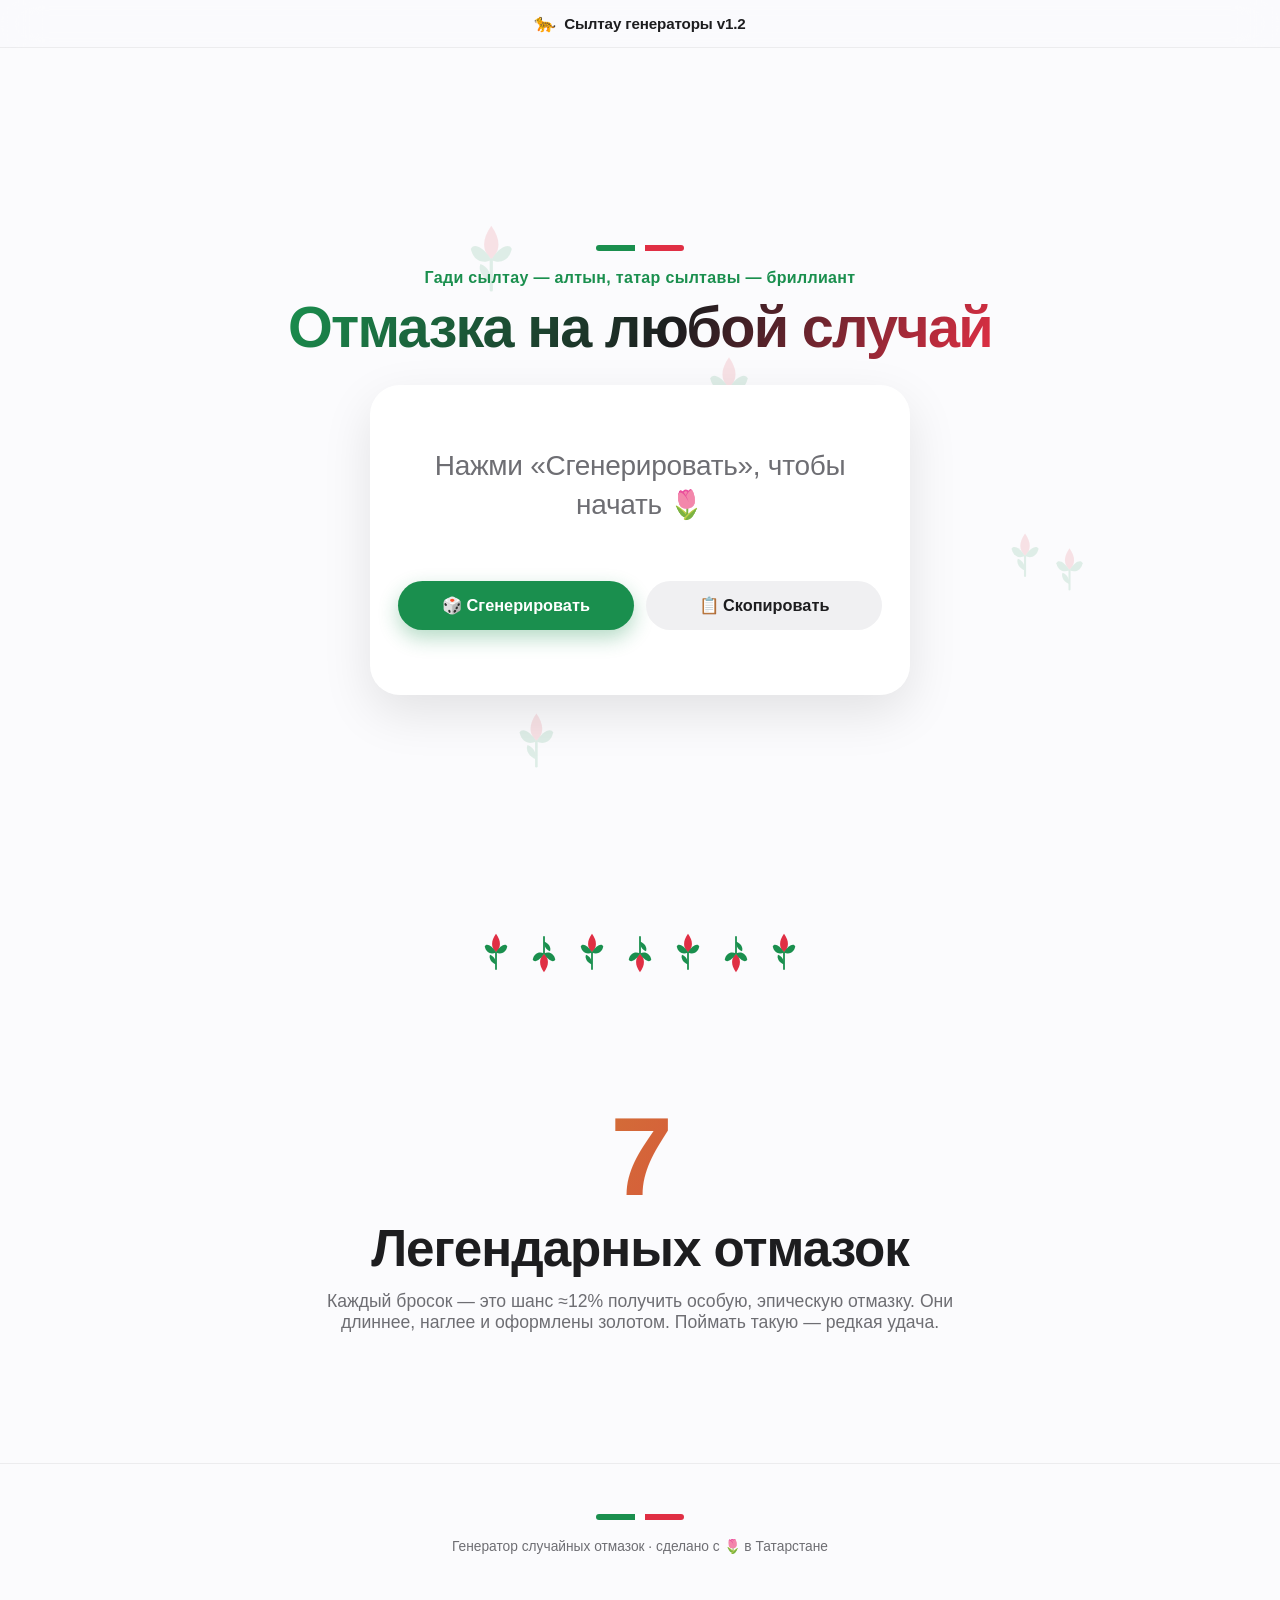
<file: excuse.html>
<!DOCTYPE html>
<html lang="ru">
<head>
<meta charset="UTF-8">
<meta name="viewport" content="width=device-width, initial-scale=1.0">
<title>Генератор отмазок · Татарстан</title>
<style>
  :root {
    --bg: #fbfbfd;
    --ink: #1d1d1f;
    --muted: #6e6e73;
    --green: #1a8f4e;   /* флаг Татарстана */
    --red: #e02f44;     /* флаг Татарстана */
    --gold: #c99a2e;
    --card: #ffffff;
  }
  * { box-sizing: border-box; margin: 0; padding: 0; }
  html { scroll-behavior: smooth; }
  body {
    font-family: -apple-system, BlinkMacSystemFont, "SF Pro Display",
      "SF Pro Text", "Helvetica Neue", Helvetica, Arial, sans-serif;
    background: var(--bg);
    color: var(--ink);
    -webkit-font-smoothing: antialiased;
    overflow-x: hidden;
  }

  /* ===== Навигация (как у Apple — тонкая, с размытием) ===== */
  nav {
    position: sticky;
    top: 0;
    z-index: 50;
    display: flex;
    align-items: center;
    justify-content: center;
    gap: 8px;
    height: 48px;
    background: rgba(251, 251, 253, 0.8);
    backdrop-filter: saturate(180%) blur(20px);
    -webkit-backdrop-filter: saturate(180%) blur(20px);
    border-bottom: 1px solid rgba(0, 0, 0, 0.06);
    font-size: 0.95rem;
    font-weight: 600;
    letter-spacing: -0.01em;
  }
  nav .leopard { font-size: 1.1rem; }

  /* ===== Геро + генератор на одном экране ===== */
  header {
    min-height: calc(100vh - 48px);
    display: flex;
    flex-direction: column;
    align-items: center;
    justify-content: center;
    text-align: center;
    padding: 28px 22px 36px;
    position: relative;
  }
  /* полоска цветов флага Татарстана */
  .flag-bar {
    width: 88px;
    height: 6px;
    border-radius: 6px;
    overflow: hidden;
    display: flex;
    margin-bottom: 18px;
    opacity: 0;
    animation: fadeUp 0.9s 0.1s ease forwards;
  }
  .flag-bar i { flex: 1; display: block; }
  .flag-bar .g { background: var(--green); }
  .flag-bar .w { background: #ffffff; flex: 0 0 12%; }
  .flag-bar .r { background: var(--red); }

  .eyebrow {
    font-size: 1rem;
    font-weight: 600;
    color: var(--green);
    letter-spacing: 0.02em;
    margin-bottom: 10px;
    opacity: 0;
    animation: fadeUp 0.9s 0.2s ease forwards;
  }
  h1 {
    font-size: clamp(2.1rem, 6vw, 3.6rem);
    font-weight: 700;
    line-height: 1.07;
    letter-spacing: -0.03em;
    background: linear-gradient(120deg, var(--green), var(--ink) 55%, var(--red));
    -webkit-background-clip: text;
    background-clip: text;
    color: transparent;
    opacity: 0;
    animation: fadeUp 1s 0.32s ease forwards;
  }

  /* плавающие тюльпаны на фоне */
  .floaters { position: absolute; inset: 0; overflow: hidden; pointer-events: none; }
  .floaters .tulip-svg {
    position: absolute;
    width: 34px;
    opacity: 0.12;
    animation: drift 14s ease-in-out infinite;
  }

  /* ===== Секции ===== */
  section {
    max-width: 720px;
    margin: 0 auto;
    padding: 90px 22px;
  }
  .reveal {
    opacity: 0;
    transform: translateY(48px);
    transition: opacity 0.9s ease, transform 0.9s cubic-bezier(0.2, 0.7, 0.2, 1);
  }
  .reveal.in { opacity: 1; transform: translateY(0); }

  h2 {
    font-size: clamp(2rem, 5vw, 3.2rem);
    font-weight: 700;
    letter-spacing: -0.02em;
    text-align: center;
    line-height: 1.1;
  }
  .section-sub {
    text-align: center;
    color: var(--muted);
    font-size: 1.1rem;
    margin-top: 14px;
    margin-bottom: 40px;
  }

  /* ===== Карточка генератора ===== */
  .card {
    width: 100%;
    max-width: 540px;
    margin-top: 26px;
    background: var(--card);
    border-radius: 30px;
    padding: 34px 28px;
    box-shadow: 0 18px 50px rgba(0, 0, 0, 0.1);
    text-align: center;
    opacity: 0;
    animation: fadeUp 1s 0.5s ease forwards;
  }
  .excuse {
    font-size: clamp(1.25rem, 3.4vw, 1.75rem);
    font-weight: 600;
    line-height: 1.4;
    letter-spacing: -0.01em;
    min-height: 132px;
    display: flex;
    flex-direction: column;
    align-items: center;
    justify-content: center;
    transition: opacity 0.22s ease, transform 0.22s ease;
  }
  .excuse.placeholder { color: var(--muted); font-weight: 500; }

  .excuse.legendary {
    background: linear-gradient(135deg, #1d1d1f, #2c2616);
    border-radius: 22px;
    padding: 30px 22px;
    margin: -6px 0;
    color: #f4d98a;
    position: relative;
    overflow: hidden;
  }
  .excuse.legendary::after {
    content: "";
    position: absolute;
    top: 0; left: -60%;
    width: 50%; height: 100%;
    background: linear-gradient(100deg, transparent, rgba(255,255,255,0.35), transparent);
    animation: shimmer 2.6s ease-in-out infinite;
  }
  .legend-label {
    font-size: 0.82rem;
    font-weight: 700;
    letter-spacing: 0.14em;
    color: var(--gold);
    margin-bottom: 14px;
  }

  .buttons {
    display: flex;
    gap: 12px;
    margin-top: 30px;
    flex-wrap: wrap;
  }
  button {
    flex: 1;
    min-width: 160px;
    border: none;
    border-radius: 980px;
    padding: 15px 22px;
    font-size: 1.02rem;
    font-weight: 600;
    font-family: inherit;
    cursor: pointer;
    transition: transform 0.12s ease, box-shadow 0.2s ease, background 0.2s ease;
  }
  button:active { transform: scale(0.96); }
  .btn-generate {
    background: var(--green);
    color: #fff;
    box-shadow: 0 8px 20px rgba(26, 143, 78, 0.32);
  }
  .btn-generate:hover { transform: translateY(-2px); box-shadow: 0 12px 26px rgba(26,143,78,0.4); }
  .btn-copy { background: #f0f0f2; color: var(--ink); }
  .btn-copy:hover { background: #e7e7ea; transform: translateY(-2px); }
  .btn-copy.copied { background: var(--green); color: #fff; }

  .hint { margin-top: 16px; font-size: 0.86rem; color: var(--muted); min-height: 1.1em; }

  /* ===== Блок про легендарные ===== */
  .legend-block { text-align: center; }
  .big-stat {
    font-size: clamp(3.5rem, 12vw, 7rem);
    font-weight: 700;
    letter-spacing: -0.03em;
    background: linear-gradient(120deg, var(--gold), var(--red));
    -webkit-background-clip: text;
    background-clip: text;
    color: transparent;
  }

  /* ===== Орнаментальный разделитель из тюльпанов ===== */
  .ornament {
    display: flex;
    justify-content: center;
    gap: 18px;
    padding: 30px 0;
  }
  .ornament .tulip-svg { width: 30px; }
  .ornament .tulip-svg:nth-child(even) { transform: rotate(180deg) translateY(-4px); }

  footer {
    text-align: center;
    padding: 50px 22px 70px;
    color: var(--muted);
    font-size: 0.86rem;
    border-top: 1px solid rgba(0, 0, 0, 0.06);
  }
  footer .flag-bar { margin: 0 auto 18px; animation: none; opacity: 1; }

  /* падающие тюльпаны при легендарной отмазке */
  .tulip-fall {
    position: fixed;
    top: -40px;
    font-size: 26px;
    pointer-events: none;
    z-index: 999;
    animation: fall 2.6s ease-in forwards;
  }

  /* ===== Анимации ===== */
  @keyframes fadeUp {
    from { opacity: 0; transform: translateY(34px); }
    to { opacity: 1; transform: translateY(0); }
  }
  @keyframes drift {
    0%, 100% { transform: translateY(0) rotate(0deg); }
    50% { transform: translateY(-26px) rotate(8deg); }
  }
  @keyframes shimmer {
    0% { left: -60%; }
    60%, 100% { left: 130%; }
  }
  @keyframes pop {
    0% { transform: scale(0.94); }
    60% { transform: scale(1.03); }
    100% { transform: scale(1); }
  }
  @keyframes fall {
    to { transform: translateY(105vh) rotate(360deg); opacity: 0; }
  }
  @media (prefers-reduced-motion: reduce) {
    *, ::after, ::before { animation: none !important; transition: none !important; }
    .reveal { opacity: 1; transform: none; }
  }
</style>
</head>
<body>

<nav>
  <span class="leopard">🐆</span>
  <span>Сылтау генераторы v1.2</span>
</nav>

<header>
  <div class="floaters" id="floaters"></div>

  <div class="flag-bar"><i class="g"></i><i class="w"></i><i class="r"></i></div>
  <p class="eyebrow">Гади сылтау — алтын, татар сылтавы — бриллиант</p>
  <h1>Отмазка на любой случай</h1>

  <div class="card">
    <div class="excuse placeholder" id="excuse">Нажми «Сгенерировать», чтобы начать 🌷</div>
    <div class="buttons">
      <button class="btn-generate" id="generateBtn">🎲 Сгенерировать</button>
      <button class="btn-copy" id="copyBtn">📋 Скопировать</button>
    </div>
    <p class="hint" id="hint"></p>
  </div>
</header>

<div class="ornament reveal" id="ornament"></div>

<section class="reveal">
  <div class="legend-block">
    <div class="big-stat" id="legendCount">7</div>
    <h2>Легендарных отмазок</h2>
    <p class="section-sub">
      Каждый бросок — это шанс ≈12% получить особую, эпическую отмазку.
      Они длиннее, наглее и оформлены золотом. Поймать такую — редкая удача.
    </p>
  </div>
</section>

<footer>
  <div class="flag-bar"><i class="g"></i><i class="w"></i><i class="r"></i></div>
  Генератор случайных отмазок · сделано с 🌷 в Татарстане
</footer>

<script>
  /* ===== Данные ===== */
  const EXCUSES = [
    "Я в лесу",
    "Мне гулять с собакой",
    "Завтра рано вставать, поэтому сегодня нельзя веселиться",
    "Рубрика рандомный слив",
    "Послезавтра надо работать, вдруг опоздаю",
    "Нечего надеть",
    "Рубрика молчаливый слив",
    "Кот в мешке - сгенерируй сам",
    "Нужно немного насилия",
    "Татарские посиделки",
    "Я стесняюсь",
    "Буду делать тоже самое но одна",
    "Аузене яп",
  ];

  const LEGENDARY_EXCUSES = [
    "Я не пришёл, потому что в этот момент спасал котёнка, " +
      "доставлял пиццу бабушке и одновременно изобретал лекарство от понедельников.",
    "Меня позвали почётным гостем на тайный съезд котов — " +
      "отказаться было невозможно, это вопрос чести.",
    "Прости, я застрял в очереди за чак-чаком, и она оказалась " +
      "длиннее Великой Татарской стены.",
    "Меня похитили инопланетяне, но узнав, что у меня нет конкретных " +
      "планов, разочарованно вернули обратно.",
    "Я медитировал так глубоко, что достиг просветления и теперь " +
      "физически не могу выйти из дома до следующего вторника.",
    "Ак Барс лично попросил меня охранять Казань этой ночью — " +
      "такому барсу не отказывают.",
    "Я открыл портал в параллельную вселенную, а там как раз " +
      "начинались более важные татарские посиделки.",
  ];

  const LEGENDARY_CHANCE = 0.12;

  /* ===== SVG-тюльпан (татарский национальный символ) ===== */
  const TULIP = `<svg class="tulip-svg" viewBox="0 0 40 56" fill="none"
      xmlns="http://www.w3.org/2000/svg">
      <path d="M20 5 C13 15 13 23 20 30 C27 23 27 15 20 5Z" fill="#e02f44"/>
      <path d="M20 30 C15 21 7 17 5 22 C7 31 14 33 20 30Z" fill="#1a8f4e"/>
      <path d="M20 30 C25 21 33 17 35 22 C33 31 26 33 20 30Z" fill="#1a8f4e"/>
      <path d="M20 30 L20 52" stroke="#1a8f4e" stroke-width="2.4"
        stroke-linecap="round"/>
      <path d="M20 46 C14 44 10 38 12 33 C18 35 20 41 20 46Z" fill="#1a8f4e"/>
    </svg>`;

  /* ===== Генерация ===== */
  let currentExcuse = "";
  const excuseEl = document.getElementById("excuse");
  const copyBtn = document.getElementById("copyBtn");
  const hintEl = document.getElementById("hint");

  function rollExcuse() {
    if (Math.random() < LEGENDARY_CHANCE) {
      const text = LEGENDARY_EXCUSES[
        Math.floor(Math.random() * LEGENDARY_EXCUSES.length)
      ];
      return { text, legendary: true };
    }
    const text = EXCUSES[Math.floor(Math.random() * EXCUSES.length)];
    return { text, legendary: false };
  }

  /* не повторяем ту же отмазку, что показана сейчас */
  function generateExcuse() {
    let result;
    do {
      result = rollExcuse();
    } while (result.text === currentExcuse);
    return result;
  }

  function showExcuse() {
    const { text, legendary } = generateExcuse();
    currentExcuse = text;

    excuseEl.style.opacity = "0";
    excuseEl.style.transform = "translateY(12px)";

    setTimeout(() => {
      excuseEl.classList.remove("placeholder");
      if (legendary) {
        excuseEl.classList.add("legendary");
        excuseEl.innerHTML =
          '<span class="legend-label">🏆 ЛЕГЕНДАРНАЯ ОТМАЗКА 🏆</span>' + text;
        rainTulips();
      } else {
        excuseEl.classList.remove("legendary");
        excuseEl.textContent = text;
      }
      excuseEl.style.opacity = "1";
      excuseEl.style.transform = "translateY(0)";
      excuseEl.style.animation = "pop 0.4s ease";
      setTimeout(() => (excuseEl.style.animation = ""), 400);

      copyBtn.classList.remove("copied");
      copyBtn.textContent = "📋 Скопировать";
      hintEl.textContent = "";
    }, 200);
  }

  async function copyExcuse() {
    if (!currentExcuse) {
      hintEl.textContent = "Сначала сгенерируй отмазку";
      return;
    }
    try {
      await navigator.clipboard.writeText(currentExcuse);
    } catch {
      const ta = document.createElement("textarea");
      ta.value = currentExcuse;
      document.body.appendChild(ta);
      ta.select();
      document.execCommand("copy");
      document.body.removeChild(ta);
    }
    copyBtn.classList.add("copied");
    copyBtn.textContent = "✅ Скопировано";
    hintEl.textContent = "Отмазка скопирована в буфер обмена";
  }

  /* падающие тюльпаны при легендарной отмазке */
  function rainTulips() {
    for (let i = 0; i < 16; i++) {
      const t = document.createElement("div");
      t.className = "tulip-fall";
      t.textContent = "🌷";
      t.style.left = Math.random() * 100 + "vw";
      t.style.animationDelay = Math.random() * 0.6 + "s";
      t.style.fontSize = 18 + Math.random() * 22 + "px";
      document.body.appendChild(t);
      setTimeout(() => t.remove(), 3400);
    }
  }

  document.getElementById("generateBtn").addEventListener("click", showExcuse);
  copyBtn.addEventListener("click", copyExcuse);

  /* ===== Орнамент из тюльпанов ===== */
  document.getElementById("ornament").innerHTML = TULIP.repeat(7);

  /* ===== Плавающие тюльпаны на фоне ===== */
  const floaters = document.getElementById("floaters");
  for (let i = 0; i < 7; i++) {
    floaters.insertAdjacentHTML("beforeend", TULIP);
  }
  floaters.querySelectorAll(".tulip-svg").forEach((el) => {
    el.style.left = Math.random() * 90 + "%";
    el.style.top = Math.random() * 85 + "%";
    el.style.animationDelay = Math.random() * 7 + "s";
    el.style.width = 26 + Math.random() * 30 + "px";
  });

  /* ===== Счётчик легендарных ===== */
  document.getElementById("legendCount").textContent = LEGENDARY_EXCUSES.length;

  /* ===== Появление секций при прокрутке ===== */
  const io = new IntersectionObserver(
    (entries) => {
      entries.forEach((e) => {
        if (e.isIntersecting) {
          e.target.classList.add("in");
          io.unobserve(e.target);
        }
      });
    },
    { threshold: 0.15 }
  );
  document.querySelectorAll(".reveal").forEach((el) => io.observe(el));
</script>
</body>
</html>
</file>
